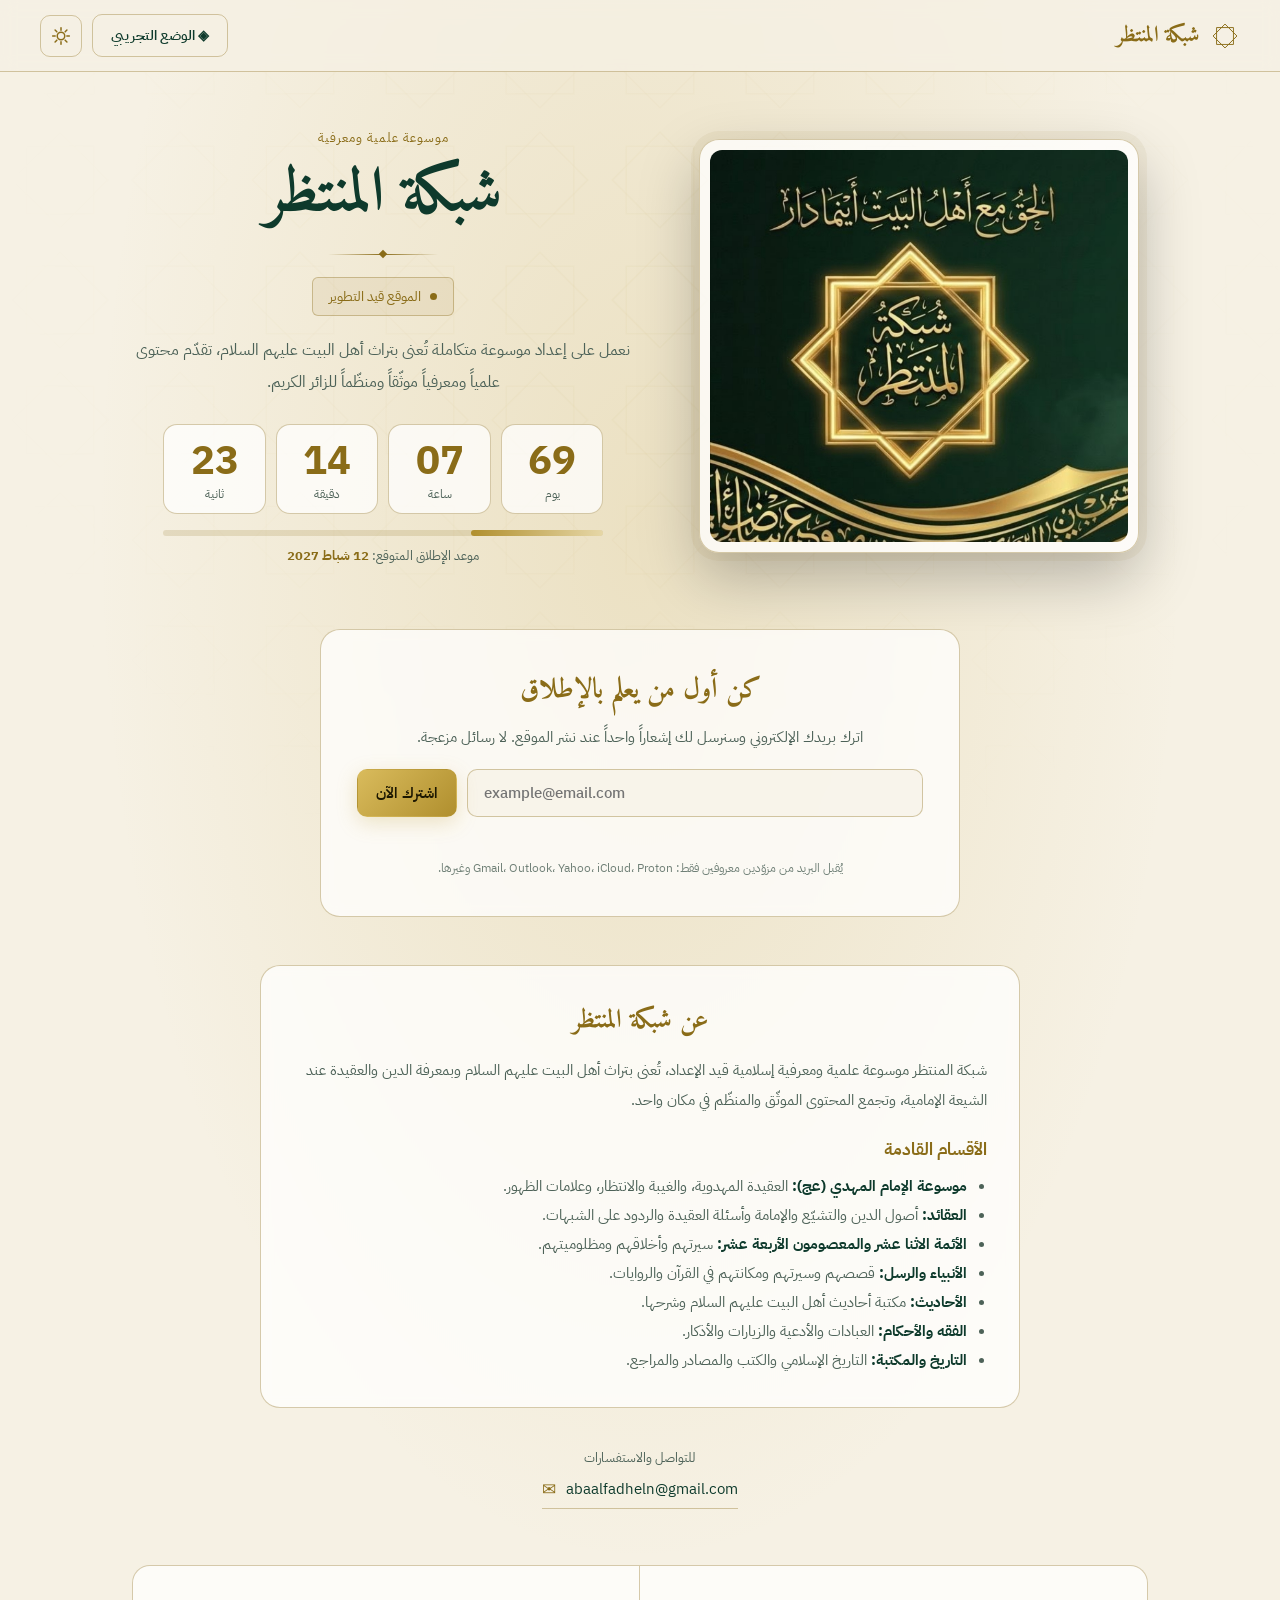
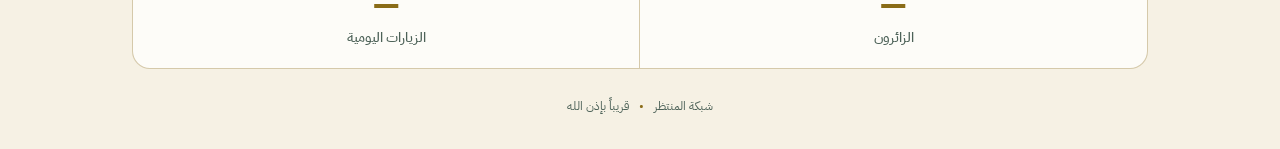
<file: index.html>
<!doctype html>
<html lang="ar" dir="rtl" data-theme="dark">
<head>
  <meta charset="utf-8">
  <meta name="viewport" content="width=device-width, initial-scale=1">
  <meta name="theme-color" content="#08291f">
  
  <!-- إثبات الملكية الخاص بأدوات مشرفي المواقع من جوجل -->
  <meta name="google-site-verification" content="KijKnZp2N7R26jG2hJ4GLEnMZoSe-0M5Z-UjKFCoGic" />

  <!-- تفعيل الأرشفة لمحركات البحث -->
  <meta name="robots" content="index, follow, max-snippet:-1, max-image-preview:large">
  
  <title>شبكة المنتظر | الموسوعة الشيعية الشاملة لتراث أهل البيت</title>
  <meta name="description" content="شبكة المنتظر - موسوعة علمية ومعرفية إسلامية تُعنى بتراث وفكر وظلامة أهل البيت عليهم السلام، وموسوعة الإمام المهدي (عج)، والمحتوى العقائدي والولائي." />
  <meta name="keywords" content="شبكة المنتظر, al-muntadhar, شيعة, ظلامة اهل البيت, اهل البيت, الإمام المهدي, المنتظر, موسوعة أهل البيت, تراث أهل البيت, عقائد الشيعة, علوم اهل البيت, شعائر حسينية, موقع شبكة المنتظر" />
  <meta name="author" content="شبكة المنتظر" />

  <!-- الرابط الأصلي لمنع تكرار الصفحات -->
  <link rel="canonical" href="https://al-muntadhar.com/" />

  <!-- Open Graph / Social Media Meta Tags -->
  <meta property="og:type" content="website">
  <meta property="og:title" content="شبكة المنتظر | موسوعة تراث أهل البيت عليهم السلام">
  <meta property="og:description" content="موسوعة علمية ومعرفية تُعنى بتراث وظلامة أهل البيت عليهم السلام — قريباً بإذن الله.">
  <meta property="og:url" content="https://al-muntadhar.com/">
  <meta property="og:site_name" content="شبكة المنتظر">
  <meta property="og:image" content="https://al-muntadhar.com/assets/og-preview.jpg">
  <meta property="og:image:width" content="1200">
  <meta property="og:image:height" content="670">
  <meta property="og:image:alt" content="معاينة واجهة شبكة المنتظر للموسوعة الشيعية الشاملة">
  <meta property="og:locale" content="ar_AR">
  <meta name="twitter:card" content="summary_large_image">
  <meta name="twitter:title" content="شبكة المنتظر | الموسوعة الشيعية الشاملة">
  <meta name="twitter:description" content="موسوعة علمية ومعرفية تُعنى بتراث أهل البيت عليهم السلام والعقائد والأحاديث والسيرة والتاريخ — قريباً بإذن الله.">
  <meta name="twitter:image" content="https://al-muntadhar.com/assets/og-preview.jpg">
  <link rel="alternate" hreflang="ar" href="https://al-muntadhar.com/">
  <link rel="alternate" hreflang="x-default" href="https://al-muntadhar.com/">
  <script type="application/ld+json">
  {
    "@context": "https://schema.org",
    "@graph": [
      {
        "@type": "WebSite",
        "@id": "https://al-muntadhar.com/#website",
        "url": "https://al-muntadhar.com/",
        "name": "شبكة المنتظر",
        "alternateName": ["Al-Muntadhar", "Al-Muntadhar Network", "شبكة المنتظر العلمية"],
        "description": "موسوعة علمية ومعرفية إسلامية تُعنى بتراث أهل البيت عليهم السلام.",
        "inLanguage": "ar"
      },
      {
        "@type": "Organization",
        "@id": "https://al-muntadhar.com/#org",
        "name": "شبكة المنتظر",
        "url": "https://al-muntadhar.com/",
        "logo": "https://al-muntadhar.com/assets/logo1.png",
        "email": "abaalfadheln@gmail.com"
      }
    ]
  }
  </script>

  <link rel="icon" href="assets/favicon.svg" type="image/svg+xml">
  <link rel="preconnect" href="https://fonts.googleapis.com">
  <link rel="preconnect" href="https://fonts.gstatic.com" crossorigin>
  <link href="https://fonts.googleapis.com/css2?family=Amiri:wght@400;700&family=IBM+Plex+Sans+Arabic:wght@400;500;600;700&display=swap" rel="stylesheet">
  <link rel="stylesheet" href="style.css?v=20261111-stats2">
  <script>
    /* تطبيق السمة قبل الرسم لتفادي الوميض */
    (function () {
      try {
        var t = localStorage.getItem("mn-theme");
        if (!t) t = window.matchMedia("(prefers-color-scheme: light)").matches ? "light" : "dark";
        document.documentElement.setAttribute("data-theme", t);
      } catch (e) {}
    })();
  </script>
</head>
<body>
  <div class="bg-pattern" aria-hidden="true"></div>

  <header class="topbar">
    <div class="topbar-brand">
      <svg class="mini-star" viewBox="0 0 64 64" aria-hidden="true"><use href="#star8"/></svg>
      <span>شبكة المنتظر</span>
    </div>
    <div class="topbar-actions">
      <button class="btn btn-ghost" id="demo-open" type="button" aria-haspopup="dialog">
        <span aria-hidden="true">◈</span> الوضع التجريبي
      </button>
      <button class="icon-btn" id="theme-toggle" type="button" aria-label="تبديل الوضع الليلي والنهاري" title="ليلي / نهاري">
        <svg class="i-moon" viewBox="0 0 24 24" aria-hidden="true"><path d="M20 14.5A8 8 0 0 1 9.5 4a8 8 0 1 0 10.5 10.5z"/></svg>
        <svg class="i-sun" viewBox="0 0 24 24" aria-hidden="true"><circle cx="12" cy="12" r="4.5"/><path d="M12 2v3M12 19v3M2 12h3M19 12h3M4.9 4.9l2.1 2.1M17 17l2.1 2.1M4.9 19.1L7 17M17 7l2.1-2.1"/></svg>
      </button>
    </div>
  </header>

  <main>
    <section class="hero" aria-labelledby="site-title">
      <div class="hero-visual">
        <div class="logo-frame">
          <img id="brand-logo" src="assets/logo1.png" alt="شعار شبكة المنتظر — الحق مع أهل البيت أينما دار" width="800" height="750">
          <svg id="logo-fallback" class="logo-fallback" viewBox="0 0 64 64" aria-hidden="true" hidden><use href="#star8"/><text x="32" y="40" text-anchor="middle">م</text></svg>
        </div>
      </div>

      <div class="hero-text">
        <p class="eyebrow">موسوعة علمية ومعرفية</p>
        <h1 id="site-title">شبكة المنتظر</h1>
        <div class="gold-line" aria-hidden="true"><span></span></div>
        <div class="status"><span class="status-dot"></span> الموقع قيد التطوير</div>
        <p class="description">
          نعمل على إعداد موسوعة متكاملة تُعنى بتراث أهل البيت عليهم السلام،
          تقدّم محتوى علمياً ومعرفياً موثّقاً ومنظّماً للزائر الكريم.
        </p>

        <div class="countdown" id="countdown" role="timer" aria-live="off" aria-label="الوقت المتبقي للإطلاق">
          <div class="cd-box"><b id="cd-days">--</b><span>يوم</span></div>
          <div class="cd-box"><b id="cd-hours">--</b><span>ساعة</span></div>
          <div class="cd-box"><b id="cd-mins">--</b><span>دقيقة</span></div>
          <div class="cd-box"><b id="cd-secs">--</b><span>ثانية</span></div>
        </div>
        <div class="progress" aria-hidden="true"><i id="cd-progress"></i></div>
        <p class="launch-note">موعد الإطلاق المتوقع: <strong id="launch-date">—</strong></p>
      </div>
    </section>

    <section class="subscribe card" aria-labelledby="sub-title">
      <h2 id="sub-title">كن أول من يعلم بالإطلاق</h2>
      <p>اترك بريدك الإلكتروني وسنرسل لك إشعاراً واحداً عند نشر الموقع. لا رسائل مزعجة.</p>
      <form id="sub-form" novalidate>
        <label class="sr-only" for="sub-email">البريد الإلكتروني</label>
        <input id="sub-email" name="email" type="email" inputmode="email" autocomplete="email" placeholder="example@email.com" required dir="ltr">
        <input type="text" name="website" class="hp" tabindex="-1" autocomplete="off" aria-hidden="true">
        <button class="btn btn-gold" type="submit" id="sub-btn">اشترك الآن</button>
      </form>
      <p class="form-msg" id="sub-msg" role="status" aria-live="polite"></p>
      <p class="form-hint">يُقبل البريد من مزوّدين معروفين فقط: Gmail، Outlook، Yahoo، iCloud، Proton وغيرها.</p>
    </section>


    <section class="about card" aria-labelledby="about-title">
      <h2 id="about-title">عن شبكة المنتظر</h2>
      <p>
        شبكة المنتظر موسوعة علمية ومعرفية إسلامية قيد الإعداد، تُعنى بتراث أهل البيت عليهم السلام
        وبمعرفة الدين والعقيدة عند الشيعة الإمامية، وتجمع المحتوى الموثّق والمنظّم في مكان واحد.
      </p>
      <h3>الأقسام القادمة</h3>
      <ul class="topics">
        <li><strong>موسوعة الإمام المهدي (عج):</strong> العقيدة المهدوية، والغيبة والانتظار، وعلامات الظهور.</li>
        <li><strong>العقائد:</strong> أصول الدين والتشيّع والإمامة وأسئلة العقيدة والردود على الشبهات.</li>
        <li><strong>الأئمة الاثنا عشر والمعصومون الأربعة عشر:</strong> سيرتهم وأخلاقهم ومظلوميتهم.</li>
        <li><strong>الأنبياء والرسل:</strong> قصصهم وسيرتهم ومكانتهم في القرآن والروايات.</li>
        <li><strong>الأحاديث:</strong> مكتبة أحاديث أهل البيت عليهم السلام وشرحها.</li>
        <li><strong>الفقه والأحكام:</strong> العبادات والأدعية والزيارات والأذكار.</li>
        <li><strong>التاريخ والمكتبة:</strong> التاريخ الإسلامي والكتب والمصادر والمراجع.</li>
      </ul>
    </section>

    <section class="contact" aria-label="التواصل">
      <span class="contact-label">للتواصل والاستفسارات</span>
      <a href="mailto:abaalfadheln@gmail.com" class="email-link">
        <span class="mail-icon" aria-hidden="true">✉</span>
        <span>abaalfadheln@gmail.com</span>
      </a>
    </section>
  </main>

  <section class="stats" aria-label="إحصائيات الزائرين">
    <div class="stats-inner">
      <div class="stat"><b id="st-total" data-state="loading">…</b><span>الزائرون</span></div>
      <div class="stat"><b id="st-today" data-state="loading">…</b><span>الزيارات اليومية</span></div>
    </div>
  </section>

  <footer>
    <span>شبكة المنتظر</span><span class="footer-separator">•</span><span>قريباً بإذن الله</span>
  </footer>

  <!-- ===== الوضع التجريبي ===== -->
  <div class="demo" id="demo" role="dialog" aria-modal="true" aria-labelledby="demo-title" hidden>
    <div class="demo-bar">
      <strong id="demo-title">معاينة تجريبية لواجهة الموقع</strong>
      <button class="btn btn-ghost" id="demo-close" type="button">إغلاق ✕</button>
    </div>
    <div class="demo-scroll">
      <div class="demo-site">
        <div class="site-head" id="site-head">
          <img id="head-img" class="head-wide" src="assets/logo2.png" alt="ترويسة شبكة المنتظر" hidden>
          <img id="head-brand" class="head-brand" src="assets/logo2-brand.png" alt="شبكة المنتظر — الموسوعة الشيعية الشاملة" hidden>
          <div class="site-head-fallback" id="head-fallback">
            <svg viewBox="0 0 64 64" aria-hidden="true"><use href="#star8"/></svg>
            <div>
              <div class="sh-title">شبكة المنتظر</div>
              <div class="sh-sub">الموسوعة الشيعية الشاملة</div>
            </div>
          </div>
        </div>
        <nav class="site-nav" aria-label="الأقسام الرئيسية (تجريبي)">
          <button type="button" class="active" data-sec="الرئيسية">الرئيسية</button>
          <button type="button" data-sec="موسوعة الإمام المهدي (عج)">موسوعة الإمام المهدي (عج)</button>
          <button type="button" data-sec="العقائد">العقائد</button>
          <button type="button" data-sec="الأحاديث">الأحاديث</button>
          <button type="button" data-sec="الفقه">الفقه</button>
          <button type="button" data-sec="التاريخ">التاريخ</button>
          <button type="button" data-sec="المكتبة">المكتبة</button>
          <button type="button" data-sec="حولنا">حولنا</button>
        </nav>
        <div class="demo-banner">وضع تجريبي — الموقع قيد التطوير، والأزرار للمعاينة فقط</div>
        <div class="portal" id="portal"></div>
      </div>
    </div>
    <div class="toast" id="toast" role="status" aria-live="polite" hidden></div>
  </div>

  <!-- رمز النجمة الثمانية (للاستخدام المتكرر) -->
  <svg width="0" height="0" style="position:absolute" aria-hidden="true">
    <defs>
      <g id="star8" fill="none" stroke="currentColor" stroke-width="2" stroke-linejoin="round">
        <rect x="14" y="14" width="36" height="36"/>
        <rect x="14" y="14" width="36" height="36" transform="rotate(45 32 32)"/>
      </g>
    </defs>
  </svg>

  <script src="config.js?v=20261111-stats2"></script>
  <script src="script.js?v=20261111-stats2"></script>
</body>
</html>
</file>
<file: style.css>
:root {
  --gold: #c5a64a;
  --gold-soft: #e6d7a7;
  --radius: 14px;
}
:root[data-theme="dark"] {
  color-scheme: dark;
  --bg: #08291f;
  --bg-2: #0c3427;
  --card: rgba(16, 56, 45, .62);
  --text: #f4f0e5;
  --muted: #c4c5b9;
  --line: rgba(197, 166, 74, .32);
  --accent: #c5a64a;
  --btn-text: #08291f;
  --glow: rgba(35, 76, 59, .55);
}
:root[data-theme="light"] {
  color-scheme: light;
  --bg: #f6f1e4;
  --bg-2: #efe7d2;
  --card: rgba(255, 255, 255, .75);
  --text: #0e3a2c;
  --muted: #4d6258;
  --line: rgba(138, 108, 24, .35);
  --accent: #8a6c18;
  --btn-text: #fff;
  --glow: rgba(197, 166, 74, .22);
}
* { box-sizing: border-box; }
html { min-height: 100%; scroll-behavior: smooth; overflow-x: hidden; }
body {
  margin: 0;
  min-height: 100vh;
  background: radial-gradient(ellipse at 50% 30%, var(--glow), transparent 60%), var(--bg);
  color: var(--text);
  font-family: "IBM Plex Sans Arabic", Tahoma, sans-serif;
  transition: background .35s ease, color .35s ease;
  position: relative;
  overflow-x: hidden;
}
.sr-only { position: absolute; width: 1px; height: 1px; overflow: hidden; clip: rect(0 0 0 0); white-space: nowrap; }
.hp { position: absolute; width: 1px; height: 1px; overflow: hidden; clip: rect(0 0 0 0); opacity: 0; pointer-events: none; }
[hidden] { display: none !important; }

/* زخرفة الخلفية: نجوم ثمانية متكررة */
.bg-pattern {
  position: fixed; inset: 0; z-index: -1; pointer-events: none; opacity: .5;
  background-image: url("data:image/svg+xml,%3Csvg xmlns='http://www.w3.org/2000/svg' width='120' height='120' viewBox='0 0 64 64' fill='none' stroke='%23c5a64a' stroke-opacity='.10' stroke-width='.8'%3E%3Crect x='14' y='14' width='36' height='36'/%3E%3Crect x='14' y='14' width='36' height='36' transform='rotate(45 32 32)'/%3E%3C/svg%3E");
  background-size: 120px 120px;
  -webkit-mask-image: radial-gradient(ellipse at 50% 35%, #000 0%, transparent 75%);
  mask-image: radial-gradient(ellipse at 50% 35%, #000 0%, transparent 75%);
}

/* الشريط العلوي */
.topbar {
  display: flex; align-items: center; justify-content: space-between;
  gap: 12px; padding: 14px clamp(16px, 4vw, 40px);
  border-bottom: 1px solid var(--line);
  backdrop-filter: blur(8px);
  position: sticky; top: 0; z-index: 20;
  background: color-mix(in srgb, var(--bg) 80%, transparent);
}
.topbar-brand { display: flex; align-items: center; gap: 10px; font: 700 22px "Amiri", serif; color: var(--accent); }
.mini-star { width: 30px; height: 30px; color: var(--accent); }
.topbar-actions { display: flex; align-items: center; gap: 10px; }

.btn {
  font: 600 14px "IBM Plex Sans Arabic", Tahoma, sans-serif;
  border-radius: 10px; padding: 10px 18px; cursor: pointer;
  border: 1px solid var(--line); transition: transform .15s ease, background .2s ease, color .2s ease, box-shadow .2s ease;
}
.btn:active { transform: translateY(1px); }
.btn:focus-visible, .icon-btn:focus-visible, .site-nav button:focus-visible, input:focus-visible { outline: 2px solid var(--accent); outline-offset: 2px; }
.btn-ghost { background: transparent; color: var(--text); }
.btn-ghost:hover { background: color-mix(in srgb, var(--accent) 14%, transparent); }
.btn-gold { background: linear-gradient(135deg, #d9bb5c, #b08f2e); color: #1b1600; border-color: transparent; font-size: 15px; box-shadow: 0 6px 20px rgba(197,166,74,.28); }
.btn-gold:hover { box-shadow: 0 8px 26px rgba(197,166,74,.42); }
.btn-gold:disabled { opacity: .6; cursor: wait; }
.icon-btn {
  width: 42px; height: 42px; display: grid; place-items: center; cursor: pointer;
  border-radius: 10px; border: 1px solid var(--line); background: transparent; color: var(--accent);
}
.icon-btn svg { width: 20px; height: 20px; fill: none; stroke: currentColor; stroke-width: 1.8; stroke-linecap: round; stroke-linejoin: round; }
[data-theme="dark"] .i-sun { display: none; }
[data-theme="light"] .i-moon { display: none; }

/* القسم الرئيسي */
main { max-width: 1080px; margin: 0 auto; padding: clamp(24px, 5vw, 56px) clamp(16px, 4vw, 32px) 24px; }
.hero { display: grid; grid-template-columns: 1fr 1.1fr; gap: clamp(24px, 5vw, 56px); align-items: center; animation: appear .8s ease both; }
.logo-frame {
  border: 1px solid var(--line); border-radius: 20px; padding: 10px;
  background: var(--card);
  box-shadow: 0 0 0 8px color-mix(in srgb, var(--accent) 6%, transparent), 0 24px 60px rgba(0,0,0,.25);
  max-width: 440px; margin-inline: auto;
}
.logo-frame img { display: block; width: 100%; height: auto; border-radius: 12px; }
.logo-fallback { display: block; width: 100%; aspect-ratio: 1; color: var(--accent); }
.logo-fallback text { fill: var(--accent); font: 700 22px "Amiri", serif; }
.hero-text { text-align: center; }
.eyebrow { margin: 0 0 8px; color: var(--accent); font-size: 13px; letter-spacing: .08em; }
h1 { margin: 0; font: 700 clamp(40px, 7vw, 62px)/1.3 "Amiri", serif; }
.gold-line { height: 1px; width: 110px; margin: 18px auto 22px; position: relative; background: linear-gradient(90deg, transparent, var(--accent), transparent); }
.gold-line span { position: absolute; width: 6px; height: 6px; background: var(--accent); transform: rotate(45deg); top: -2.5px; left: calc(50% - 3px); }
.status {
  display: inline-flex; align-items: center; gap: 9px; border: 1px solid var(--line);
  border-radius: 6px; padding: 8px 16px; font-size: 14px; color: var(--accent);
  background: color-mix(in srgb, var(--accent) 8%, transparent);
}
.status-dot { width: 7px; height: 7px; border-radius: 50%; background: var(--accent); animation: pulse 2s infinite; }
.description { max-width: 500px; margin: 18px auto 26px; color: var(--muted); line-height: 2; font-size: 16px; }

/* العداد التنازلي */
.countdown { display: grid; grid-template-columns: repeat(4, 1fr); gap: 10px; direction: rtl; max-width: 440px; margin: 0 auto; }
.cd-box {
  background: var(--card); border: 1px solid var(--line); border-radius: var(--radius);
  padding: 14px 4px 10px; display: flex; flex-direction: column; align-items: center; gap: 2px;
}
.cd-box b { font: 700 clamp(28px, 6vw, 40px)/1.1 "IBM Plex Sans Arabic", sans-serif; color: var(--accent); font-variant-numeric: tabular-nums; direction: ltr; }
.cd-box span { font-size: 12px; color: var(--muted); }
.progress { height: 6px; max-width: 440px; margin: 16px auto 10px; background: color-mix(in srgb, var(--accent) 16%, transparent); border-radius: 99px; overflow: hidden; }
.progress i { display: block; height: 100%; width: 0; background: linear-gradient(90deg, #b08f2e, #e6d7a7); border-radius: 99px; transition: width 1s ease; }
.launch-note { margin: 0; font-size: 13px; color: var(--muted); }
.launch-note strong { color: var(--accent); }

/* الاشتراك */
.card { background: var(--card); border: 1px solid var(--line); border-radius: 20px; backdrop-filter: blur(6px); }
.subscribe { max-width: 640px; margin: clamp(32px, 6vw, 64px) auto 0; padding: clamp(22px, 4vw, 36px); text-align: center; }
.subscribe h2 { margin: 0 0 8px; font: 700 28px "Amiri", serif; color: var(--accent); }
.subscribe p { margin: 0 0 18px; color: var(--muted); line-height: 1.9; font-size: 15px; }
#sub-form { display: flex; gap: 10px; }
#sub-form input[type="email"] {
  flex: 1; min-width: 0; padding: 12px 16px; font: 500 15px "IBM Plex Sans Arabic", sans-serif;
  border-radius: 10px; border: 1px solid var(--line); background: color-mix(in srgb, var(--bg) 60%, transparent); color: var(--text);
}
.form-msg { min-height: 24px; margin: 12px 0 0 !important; font-size: 14px !important; }
.form-msg.ok { color: #5fcf8f !important; }
.form-msg.err { color: #ff8a80 !important; }
[data-theme="light"] .form-msg.ok { color: #1a7f4b !important; }
[data-theme="light"] .form-msg.err { color: #b3261e !important; }

/* التواصل */
.contact { display: flex; flex-direction: column; align-items: center; gap: 10px; margin-top: 40px; }
.contact-label { color: var(--muted); font-size: 13px; }
.email-link { display: inline-flex; align-items: center; gap: 10px; color: var(--text); text-decoration: none; direction: ltr; font-size: 15px; border-bottom: 1px solid var(--line); padding-bottom: 6px; transition: color .2s, border-color .2s; }
.email-link:hover, .email-link:focus-visible { color: var(--accent); border-color: var(--accent); outline: none; }
.mail-icon { color: var(--accent); font-size: 17px; }

/* لوحة الإحصائيات */
.stats { max-width: 1080px; margin: 32px auto 0; padding: 0 clamp(16px, 4vw, 32px); }
.stats-inner { display: grid; grid-template-columns: repeat(2, minmax(0, 1fr)); gap: 0; padding: 0; direction: rtl; border: 1px solid var(--line); border-radius: 18px; background: var(--card); overflow: hidden; }
.stat { min-width: 0; padding: 20px 10px; text-align: center; display: flex; flex-direction: column; gap: 4px; }
.stat + .stat { border-inline-start: 1px solid var(--line); }
.stat b { font: 700 clamp(24px, 5vw, 34px)/1.1 "IBM Plex Sans Arabic", sans-serif; color: var(--accent); direction: ltr; font-variant-numeric: tabular-nums; }
.stat span { font-size: 14px; font-weight: 500; color: var(--muted); }

footer { display: flex; justify-content: center; align-items: center; gap: 10px; padding: 28px 16px 34px; color: var(--muted); font-size: 12px; }
.footer-separator { color: var(--accent); }

/* ===== الوضع التجريبي ===== */
.demo { position: fixed; inset: 0; z-index: 100; background: var(--bg); display: flex; flex-direction: column; }
.demo-bar { display: flex; align-items: center; justify-content: space-between; gap: 10px; padding: 10px 16px; border-bottom: 1px solid var(--line); background: var(--bg-2); font-size: 14px; }
.demo-scroll { flex: 1; overflow-y: auto; padding: clamp(8px, 2vw, 24px); }
.demo-site { max-width: 1180px; margin: 0 auto; border: 1px solid var(--line); border-radius: 16px; overflow: hidden; background: var(--bg); box-shadow: 0 20px 60px rgba(0,0,0,.3); }
.site-head img { display: block; width: 100%; height: auto; }
.site-head-fallback { display: flex; align-items: center; justify-content: center; gap: 16px; padding: 36px 16px; background: linear-gradient(135deg, #0b3a2b, #08291f); color: var(--gold); }
.site-head-fallback svg { width: 64px; height: 64px; }
.sh-title { font: 700 40px "Amiri", serif; }
.sh-sub { font-size: 14px; color: var(--gold-soft); }
.site-nav { display: flex; flex-wrap: wrap; justify-content: center; gap: 8px; padding: 12px; background: #0a3023; border-top: 1px solid var(--line); border-bottom: 1px solid var(--line); }
.site-nav button { font: 600 14px "IBM Plex Sans Arabic", sans-serif; color: #f4f0e5; background: transparent; border: 1px solid transparent; padding: 10px 16px; border-radius: 10px; cursor: pointer; transition: all .2s; }
.site-nav button:hover { border-color: var(--gold); color: var(--gold); }
.site-nav button.active { background: var(--gold); color: #1b1600; }
.demo-body { padding: 36px 20px 44px; text-align: center; }
.demo-note { max-width: 560px; margin: 0 auto 14px; color: var(--muted); line-height: 2; font-size: 15px; }
.demo-section { color: var(--accent); font-weight: 600; margin: 0; }
.toast { position: fixed; bottom: 24px; left: 50%; transform: translateX(-50%); background: #10382d; color: #f4f0e5; border: 1px solid var(--gold); padding: 12px 20px; border-radius: 10px; font-size: 14px; box-shadow: 0 10px 30px rgba(0,0,0,.4); z-index: 120; max-width: 90vw; text-align: center; }

@keyframes appear { from { opacity: 0; transform: translateY(12px); } to { opacity: 1; transform: none; } }
@keyframes pulse { 0%,100% { box-shadow: 0 0 0 3px color-mix(in srgb, var(--accent) 20%, transparent); } 50% { box-shadow: 0 0 0 7px transparent; } }

@media (max-width: 820px) {
  .hero { grid-template-columns: 1fr; }
  .logo-frame { max-width: 340px; }
}
@media (max-width: 520px) {
  #sub-form { flex-direction: column; }
  .btn-ghost#demo-open { padding: 9px 12px; font-size: 13px; }
  .topbar-brand span { display: none; }
  .site-nav button { padding: 9px 12px; font-size: 13px; }
}
@media (prefers-reduced-motion: reduce) {
  *, *::before, *::after { animation-duration: .01ms !important; transition-duration: .01ms !important; }
}

/* ترويسة الوضع التجريبي: شريط الصورة العلوي */
.site-head img { min-height: 64px; object-fit: cover; object-position: center; background: #0a2d22; }

/* ===== الواجهة الرئيسية التجريبية ===== */
.form-hint { font-size: 12px !important; margin: 4px 0 0 !important; opacity: .8; }
.site-head img.head-brand { display: none; }
.site-head { background: #0a2d22; }
.demo-banner { text-align: center; padding: 9px 12px; font-size: 13px; font-weight: 600; color: #1b1600; background: linear-gradient(90deg, #b08f2e, #e6d7a7, #b08f2e); }
.portal { padding: clamp(14px, 3vw, 28px); display: flex; flex-direction: column; gap: 26px; background: radial-gradient(ellipse at 50% 0, var(--glow), transparent 60%); }
.portal-group h3 { margin: 0 0 12px; font: 700 22px "Amiri", serif; color: var(--accent); display: flex; align-items: center; gap: 12px; }
.portal-group h3::after { content: ""; flex: 1; height: 1px; background: linear-gradient(90deg, var(--line), transparent); }
.tile-grid { display: grid; grid-template-columns: repeat(auto-fill, minmax(210px, 1fr)); gap: 12px; }
.tile {
  display: flex; align-items: center; gap: 12px; text-align: start; cursor: pointer;
  padding: 14px; border-radius: 14px; border: 1px solid var(--line); color: var(--text);
  background: linear-gradient(160deg, var(--card), color-mix(in srgb, var(--accent) 7%, transparent));
  border-bottom: 3px solid var(--accent); font-family: inherit;
  transition: transform .18s ease, box-shadow .18s ease, border-color .18s ease;
}
.tile:hover { transform: translateY(-3px); box-shadow: 0 10px 26px rgba(0,0,0,.22); }
.tile:focus-visible { outline: 2px solid var(--accent); outline-offset: 2px; }
.tile-ic { flex: none; width: 46px; height: 46px; display: grid; place-items: center; border-radius: 12px; color: var(--accent); background: color-mix(in srgb, var(--accent) 12%, transparent); }
.tile-ic svg { width: 24px; height: 24px; fill: none; stroke: currentColor; stroke-width: 1.7; stroke-linecap: round; stroke-linejoin: round; }
.tile-tx { display: flex; flex-direction: column; gap: 3px; min-width: 0; }
.tile-tx strong { font-size: 15px; font-weight: 600; }
.tile-tx small { font-size: 12px; color: var(--muted); line-height: 1.6; }
.tile-featured { padding: 20px; border: 1px solid var(--accent); border-bottom-width: 3px; background: linear-gradient(135deg, color-mix(in srgb, var(--accent) 22%, var(--bg)), var(--card)); }
.tile-featured .tile-ic { width: 58px; height: 58px; }
.tile-featured .tile-ic svg { width: 30px; height: 30px; }
.tile-featured strong { font: 700 clamp(20px, 4vw, 28px)/1.4 "Amiri", serif; color: var(--accent); }
.tile-featured small { font-size: 13px; }
.toast { display: flex; flex-direction: column; gap: 4px; }
.toast b { color: var(--gold); font-size: 15px; }
@media (max-width: 640px) {
  .site-head img.head-wide { display: none; }
  .site-head img.head-brand { display: block; height: 70px; width: auto; margin: 0 auto; min-height: 0; }
  .tile-grid { grid-template-columns: 1fr 1fr; gap: 10px; }
  .tile { flex-direction: column; text-align: center; padding: 14px 8px; }
  .tile-featured { flex-direction: row; text-align: start; }
}

/* ===== قسم التعريف (نص حقيقي لمحركات البحث والزوار) ===== */
.about { max-width: 760px; margin: clamp(28px, 5vw, 48px) auto 0; padding: clamp(20px, 4vw, 32px); }
.about h2 { margin: 0 0 12px; font: 700 26px "Amiri", serif; color: var(--accent); text-align: center; }
.about h3 { margin: 22px 0 10px; font-size: 17px; color: var(--accent); }
.about p { margin: 0; color: var(--muted); line-height: 2; font-size: 15px; }
.topics { margin: 0; padding: 0 20px 0 0; color: var(--muted); line-height: 2; font-size: 14.5px; }
.topics strong { color: var(--text); }
</file>
